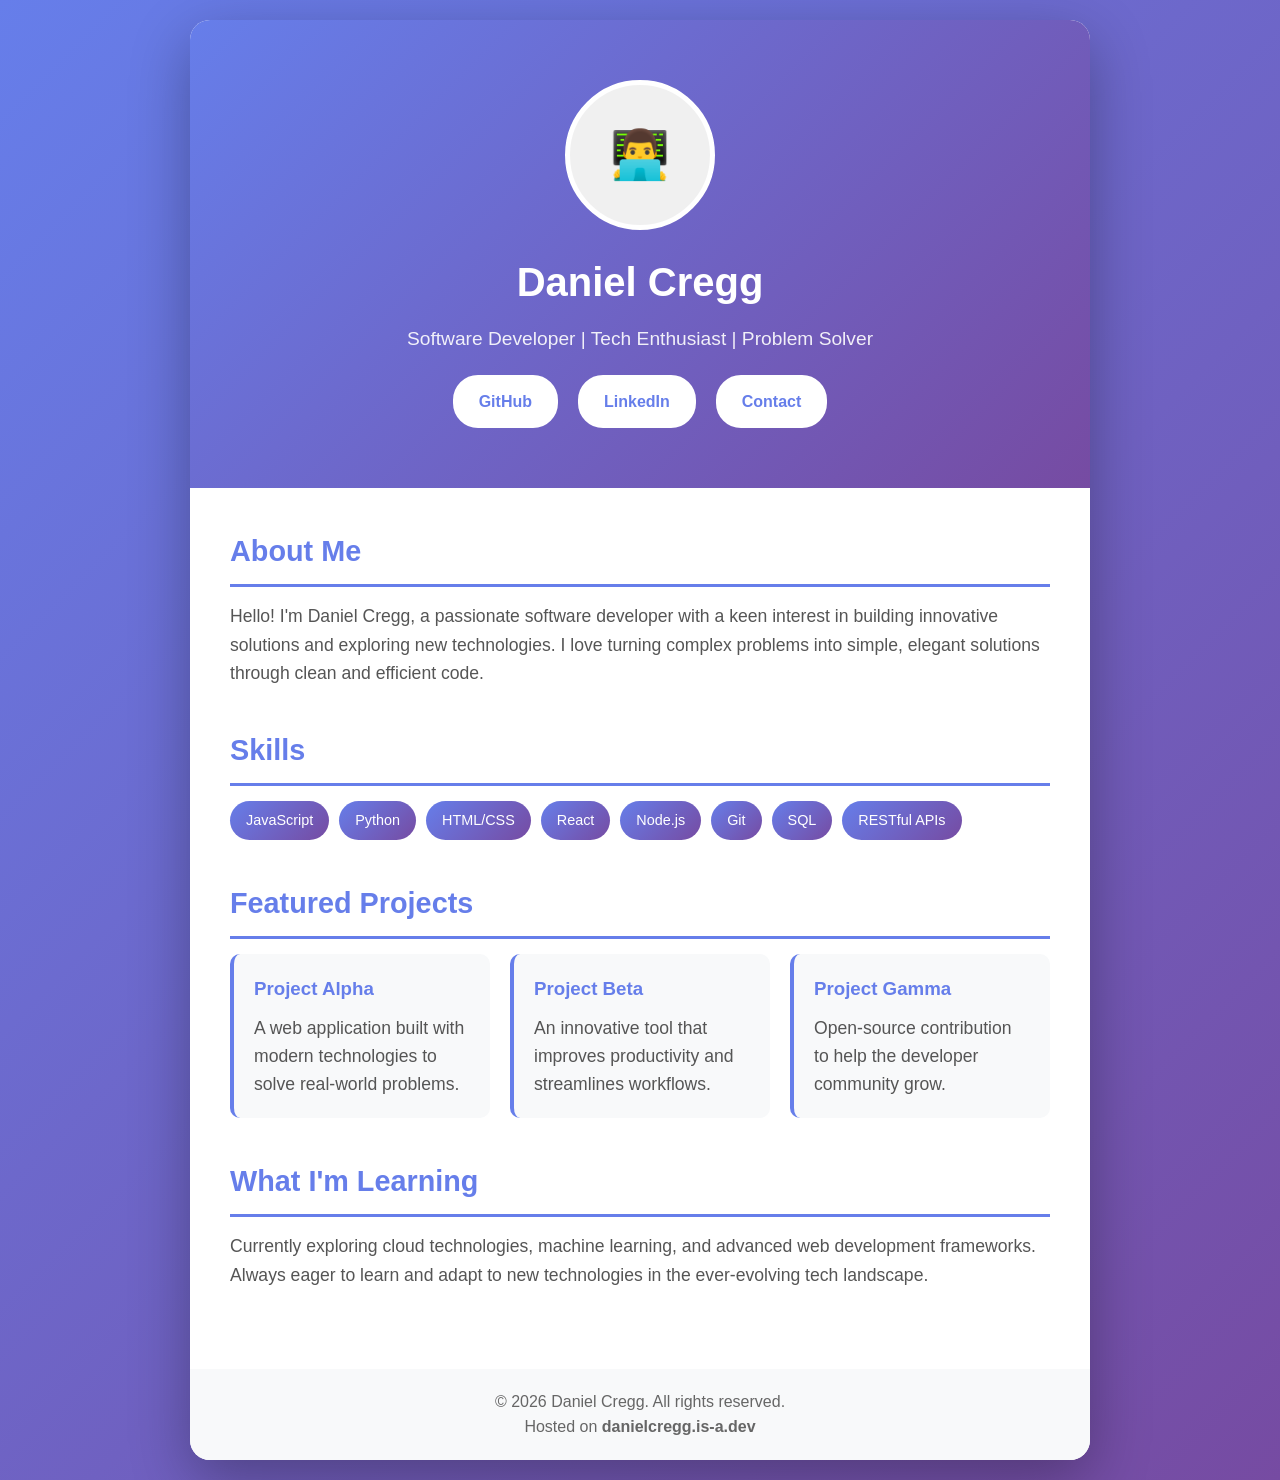
<file: index.html>
<!DOCTYPE html>
<html lang="en">
<head>
    <meta charset="UTF-8">
    <meta name="viewport" content="width=device-width, initial-scale=1.0">
    <meta name="description" content="Daniel Cregg - Software Developer Portfolio">
    <title>Daniel Cregg | Software Developer</title>
    <style>
        * {
            margin: 0;
            padding: 0;
            box-sizing: border-box;
        }

        body {
            font-family: 'Segoe UI', Tahoma, Geneva, Verdana, sans-serif;
            line-height: 1.6;
            color: #333;
            background: linear-gradient(135deg, #667eea 0%, #764ba2 100%);
            min-height: 100vh;
            display: flex;
            justify-content: center;
            align-items: center;
            padding: 20px;
        }

        .container {
            max-width: 900px;
            background: white;
            border-radius: 20px;
            box-shadow: 0 20px 60px rgba(0, 0, 0, 0.3);
            overflow: hidden;
        }

        .header {
            background: linear-gradient(135deg, #667eea 0%, #764ba2 100%);
            color: white;
            padding: 60px 40px;
            text-align: center;
        }

        .profile-image {
            width: 150px;
            height: 150px;
            border-radius: 50%;
            border: 5px solid white;
            margin-bottom: 20px;
            background: #f0f0f0;
            display: flex;
            align-items: center;
            justify-content: center;
            font-size: 48px;
            margin-left: auto;
            margin-right: auto;
        }

        h1 {
            font-size: 2.5em;
            margin-bottom: 10px;
        }

        .tagline {
            font-size: 1.2em;
            opacity: 0.9;
        }

        .content {
            padding: 40px;
        }

        .section {
            margin-bottom: 40px;
        }

        .section h2 {
            color: #667eea;
            margin-bottom: 15px;
            font-size: 1.8em;
            border-bottom: 3px solid #667eea;
            padding-bottom: 10px;
        }

        .section p, .section ul {
            color: #555;
            font-size: 1.1em;
        }

        .skills {
            display: flex;
            flex-wrap: wrap;
            gap: 10px;
            margin-top: 15px;
        }

        .skill-tag {
            background: linear-gradient(135deg, #667eea 0%, #764ba2 100%);
            color: white;
            padding: 8px 16px;
            border-radius: 20px;
            font-size: 0.9em;
        }

        .social-links {
            display: flex;
            justify-content: center;
            gap: 20px;
            margin-top: 20px;
        }

        .social-links a {
            display: inline-block;
            padding: 12px 24px;
            background: white;
            color: #667eea;
            text-decoration: none;
            border-radius: 25px;
            font-weight: bold;
            transition: transform 0.3s, box-shadow 0.3s;
            border: 2px solid white;
        }

        .social-links a:hover {
            transform: translateY(-3px);
            box-shadow: 0 5px 15px rgba(0, 0, 0, 0.2);
        }

        .projects {
            display: grid;
            grid-template-columns: repeat(auto-fit, minmax(250px, 1fr));
            gap: 20px;
            margin-top: 15px;
        }

        .project-card {
            background: #f8f9fa;
            padding: 20px;
            border-radius: 10px;
            border-left: 4px solid #667eea;
            transition: transform 0.3s;
        }

        .project-card:hover {
            transform: translateX(5px);
        }

        .project-card h3 {
            color: #667eea;
            margin-bottom: 10px;
        }

        footer {
            background: #f8f9fa;
            text-align: center;
            padding: 20px;
            color: #666;
        }

        @media (max-width: 768px) {
            h1 {
                font-size: 2em;
            }

            .content {
                padding: 20px;
            }

            .social-links {
                flex-direction: column;
            }
        }
    </style>
</head>
<body>
    <div class="container">
        <div class="header">
            <div class="profile-image">👨‍💻</div>
            <h1>Daniel Cregg</h1>
            <p class="tagline">Software Developer | Tech Enthusiast | Problem Solver</p>
            <div class="social-links">
                <a href="https://github.com/danielcregg" target="_blank">GitHub</a>
                <a href="https://linkedin.com/in/danielcregg" target="_blank">LinkedIn</a>
                <a href="mailto:contact@danielcregg.is-a.dev">Contact</a>
            </div>
        </div>

        <div class="content">
            <div class="section">
                <h2>About Me</h2>
                <p>
                    Hello! I'm Daniel Cregg, a passionate software developer with a keen interest in 
                    building innovative solutions and exploring new technologies. I love turning complex 
                    problems into simple, elegant solutions through clean and efficient code.
                </p>
            </div>

            <div class="section">
                <h2>Skills</h2>
                <div class="skills">
                    <span class="skill-tag">JavaScript</span>
                    <span class="skill-tag">Python</span>
                    <span class="skill-tag">HTML/CSS</span>
                    <span class="skill-tag">React</span>
                    <span class="skill-tag">Node.js</span>
                    <span class="skill-tag">Git</span>
                    <span class="skill-tag">SQL</span>
                    <span class="skill-tag">RESTful APIs</span>
                </div>
            </div>

            <div class="section">
                <h2>Featured Projects</h2>
                <div class="projects">
                    <div class="project-card">
                        <h3>Project Alpha</h3>
                        <p>A web application built with modern technologies to solve real-world problems.</p>
                    </div>
                    <div class="project-card">
                        <h3>Project Beta</h3>
                        <p>An innovative tool that improves productivity and streamlines workflows.</p>
                    </div>
                    <div class="project-card">
                        <h3>Project Gamma</h3>
                        <p>Open-source contribution to help the developer community grow.</p>
                    </div>
                </div>
            </div>

            <div class="section">
                <h2>What I'm Learning</h2>
                <p>
                    Currently exploring cloud technologies, machine learning, and advanced web development 
                    frameworks. Always eager to learn and adapt to new technologies in the ever-evolving 
                    tech landscape.
                </p>
            </div>
        </div>

        <footer>
            <p>&copy; 2026 Daniel Cregg. All rights reserved.</p>
            <p>Hosted on <strong>danielcregg.is-a.dev</strong></p>
        </footer>
    </div>
</body>
</html>
</file>
